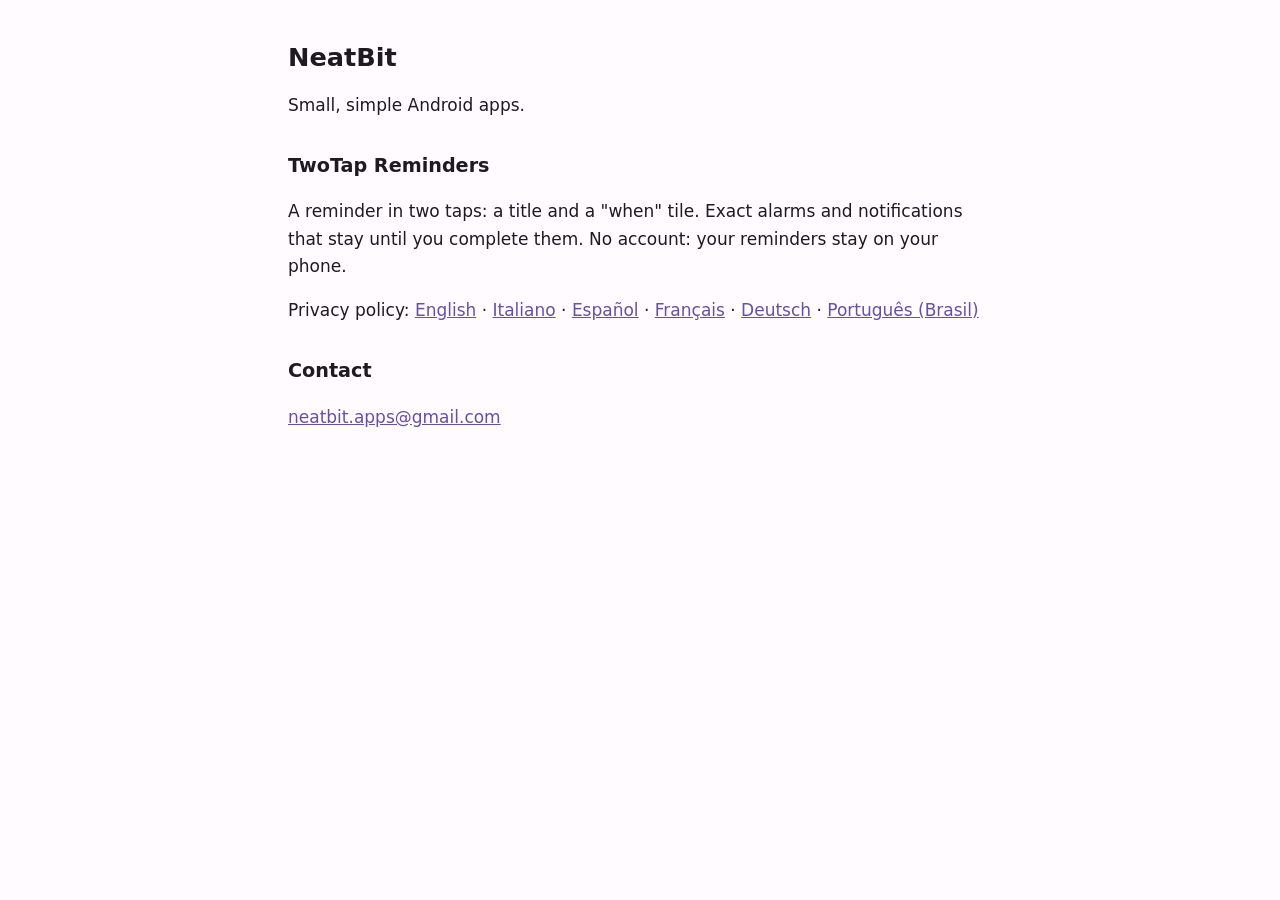
<file: index.html>
<!doctype html>
<html lang="en">
<head>
<meta charset="utf-8">
<meta name="viewport" content="width=device-width, initial-scale=1">
<title>NeatBit</title>
<link rel="stylesheet" href="stile.css">
</head>
<body>
<h1>NeatBit</h1>
<p>Small, simple Android apps.</p>

<h2>TwoTap Reminders</h2>
<p>A reminder in two taps: a title and a "when" tile. Exact alarms and notifications that stay until you complete them. No account: your reminders stay on your phone.</p>
<p>Privacy policy:
<a href="privacy/en.html">English</a> ·
<a href="privacy/it.html">Italiano</a> ·
<a href="privacy/es.html">Español</a> ·
<a href="privacy/fr.html">Français</a> ·
<a href="privacy/de.html">Deutsch</a> ·
<a href="privacy/pt-br.html">Português (Brasil)</a></p>

<h2>Contact</h2>
<p><a href="mailto:neatbit.apps@gmail.com">neatbit.apps@gmail.com</a></p>
</body>
</html>
</file>
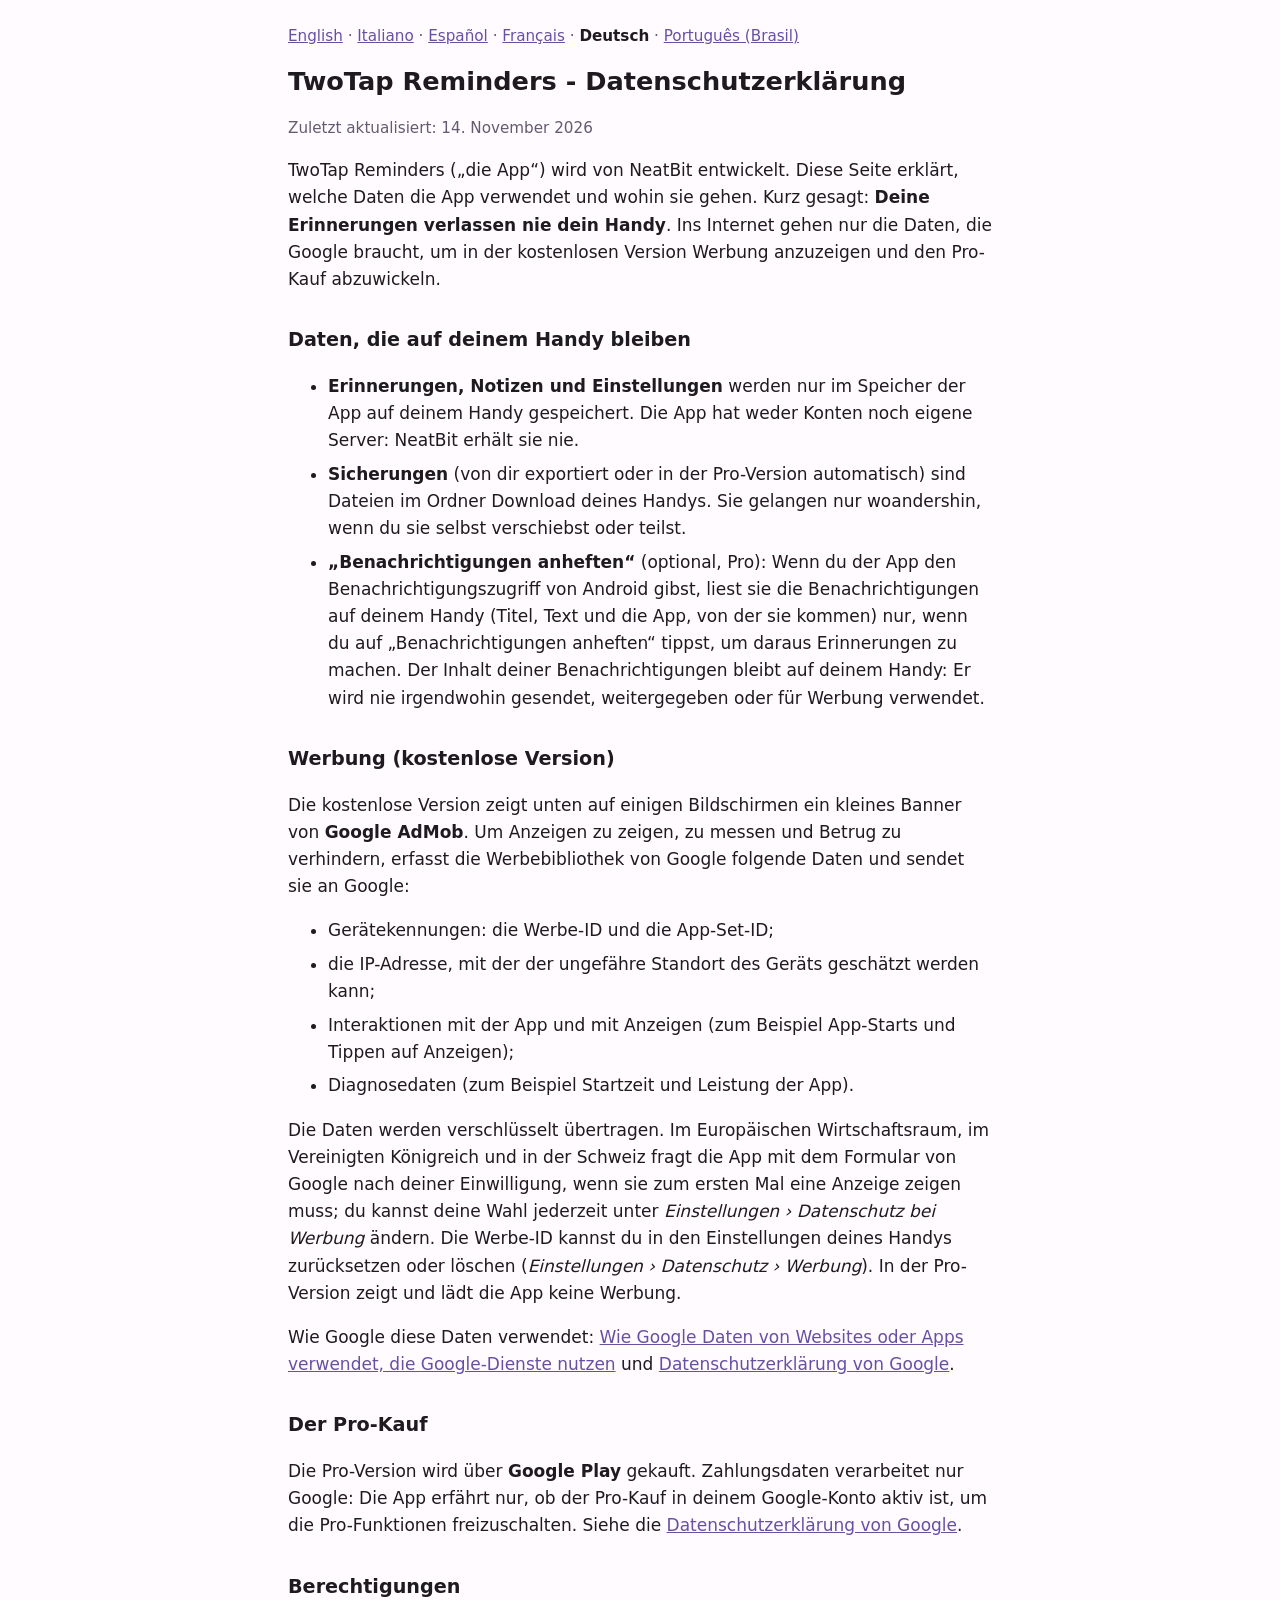
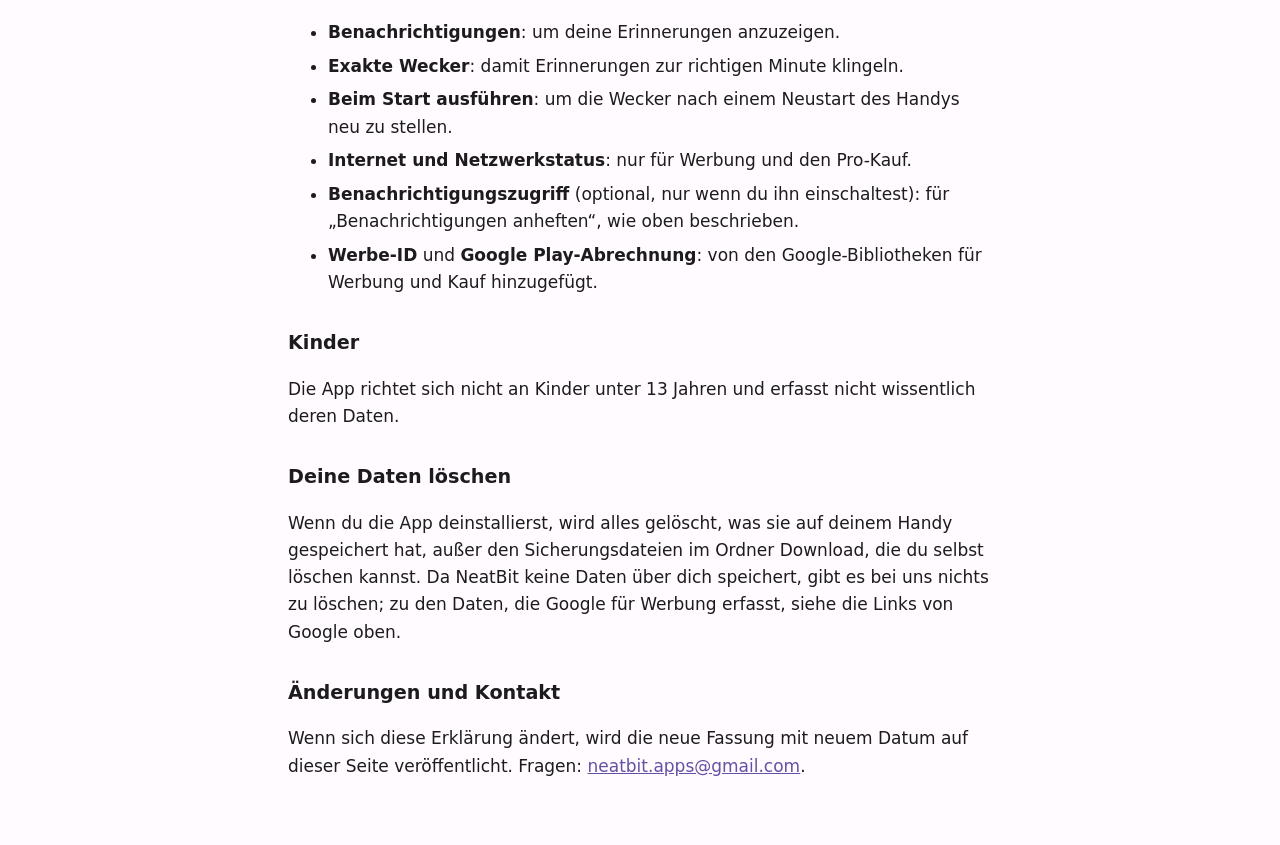
<file: privacy/de.html>
<!doctype html>
<html lang="de">
<head>
<meta charset="utf-8">
<meta name="viewport" content="width=device-width, initial-scale=1">
<title>TwoTap Reminders - Datenschutzerklärung</title>
<link rel="stylesheet" href="../stile.css">
</head>
<body>
<nav class="lingue"><a href="en.html">English</a> · <a href="it.html">Italiano</a> · <a href="es.html">Español</a> · <a href="fr.html">Français</a> · <a href="de.html" aria-current="page">Deutsch</a> · <a href="pt-br.html">Português (Brasil)</a></nav>
<h1>TwoTap Reminders - Datenschutzerklärung</h1>
<p class="data">Zuletzt aktualisiert: 14. November 2026</p>

<p>TwoTap Reminders („die App“) wird von NeatBit entwickelt. Diese Seite erklärt, welche Daten die App verwendet und wohin sie gehen. Kurz gesagt: <strong>Deine Erinnerungen verlassen nie dein Handy</strong>. Ins Internet gehen nur die Daten, die Google braucht, um in der kostenlosen Version Werbung anzuzeigen und den Pro-Kauf abzuwickeln.</p>

<h2>Daten, die auf deinem Handy bleiben</h2>
<ul>
<li><strong>Erinnerungen, Notizen und Einstellungen</strong> werden nur im Speicher der App auf deinem Handy gespeichert. Die App hat weder Konten noch eigene Server: NeatBit erhält sie nie.</li>
<li><strong>Sicherungen</strong> (von dir exportiert oder in der Pro-Version automatisch) sind Dateien im Ordner Download deines Handys. Sie gelangen nur woandershin, wenn du sie selbst verschiebst oder teilst.</li>
<li><strong>„Benachrichtigungen anheften“</strong> (optional, Pro): Wenn du der App den Benachrichtigungszugriff von Android gibst, liest sie die Benachrichtigungen auf deinem Handy (Titel, Text und die App, von der sie kommen) nur, wenn du auf „Benachrichtigungen anheften“ tippst, um daraus Erinnerungen zu machen. Der Inhalt deiner Benachrichtigungen bleibt auf deinem Handy: Er wird nie irgendwohin gesendet, weitergegeben oder für Werbung verwendet.</li>
</ul>

<h2>Werbung (kostenlose Version)</h2>
<p>Die kostenlose Version zeigt unten auf einigen Bildschirmen ein kleines Banner von <strong>Google AdMob</strong>. Um Anzeigen zu zeigen, zu messen und Betrug zu verhindern, erfasst die Werbebibliothek von Google folgende Daten und sendet sie an Google:</p>
<ul>
<li>Gerätekennungen: die Werbe-ID und die App-Set-ID;</li>
<li>die IP-Adresse, mit der der ungefähre Standort des Geräts geschätzt werden kann;</li>
<li>Interaktionen mit der App und mit Anzeigen (zum Beispiel App-Starts und Tippen auf Anzeigen);</li>
<li>Diagnosedaten (zum Beispiel Startzeit und Leistung der App).</li>
</ul>
<p>Die Daten werden verschlüsselt übertragen. Im Europäischen Wirtschaftsraum, im Vereinigten Königreich und in der Schweiz fragt die App mit dem Formular von Google nach deiner Einwilligung, wenn sie zum ersten Mal eine Anzeige zeigen muss; du kannst deine Wahl jederzeit unter <em>Einstellungen › Datenschutz bei Werbung</em> ändern. Die Werbe-ID kannst du in den Einstellungen deines Handys zurücksetzen oder löschen (<em>Einstellungen › Datenschutz › Werbung</em>). In der Pro-Version zeigt und lädt die App keine Werbung.</p>
<p>Wie Google diese Daten verwendet: <a href="https://policies.google.com/technologies/partner-sites?hl=de">Wie Google Daten von Websites oder Apps verwendet, die Google-Dienste nutzen</a> und <a href="https://policies.google.com/privacy?hl=de">Datenschutzerklärung von Google</a>.</p>

<h2>Der Pro-Kauf</h2>
<p>Die Pro-Version wird über <strong>Google Play</strong> gekauft. Zahlungsdaten verarbeitet nur Google: Die App erfährt nur, ob der Pro-Kauf in deinem Google-Konto aktiv ist, um die Pro-Funktionen freizuschalten. Siehe die <a href="https://policies.google.com/privacy?hl=de">Datenschutzerklärung von Google</a>.</p>

<h2>Berechtigungen</h2>
<ul>
<li><strong>Benachrichtigungen</strong>: um deine Erinnerungen anzuzeigen.</li>
<li><strong>Exakte Wecker</strong>: damit Erinnerungen zur richtigen Minute klingeln.</li>
<li><strong>Beim Start ausführen</strong>: um die Wecker nach einem Neustart des Handys neu zu stellen.</li>
<li><strong>Internet und Netzwerkstatus</strong>: nur für Werbung und den Pro-Kauf.</li>
<li><strong>Benachrichtigungszugriff</strong> (optional, nur wenn du ihn einschaltest): für „Benachrichtigungen anheften“, wie oben beschrieben.</li>
<li><strong>Werbe-ID</strong> und <strong>Google Play-Abrechnung</strong>: von den Google-Bibliotheken für Werbung und Kauf hinzugefügt.</li>
</ul>

<h2>Kinder</h2>
<p>Die App richtet sich nicht an Kinder unter 13 Jahren und erfasst nicht wissentlich deren Daten.</p>

<h2>Deine Daten löschen</h2>
<p>Wenn du die App deinstallierst, wird alles gelöscht, was sie auf deinem Handy gespeichert hat, außer den Sicherungsdateien im Ordner Download, die du selbst löschen kannst. Da NeatBit keine Daten über dich speichert, gibt es bei uns nichts zu löschen; zu den Daten, die Google für Werbung erfasst, siehe die Links von Google oben.</p>

<h2>Änderungen und Kontakt</h2>
<p>Wenn sich diese Erklärung ändert, wird die neue Fassung mit neuem Datum auf dieser Seite veröffentlicht. Fragen: <a href="mailto:neatbit.apps@gmail.com">neatbit.apps@gmail.com</a>.</p>
</body>
</html>
</file>
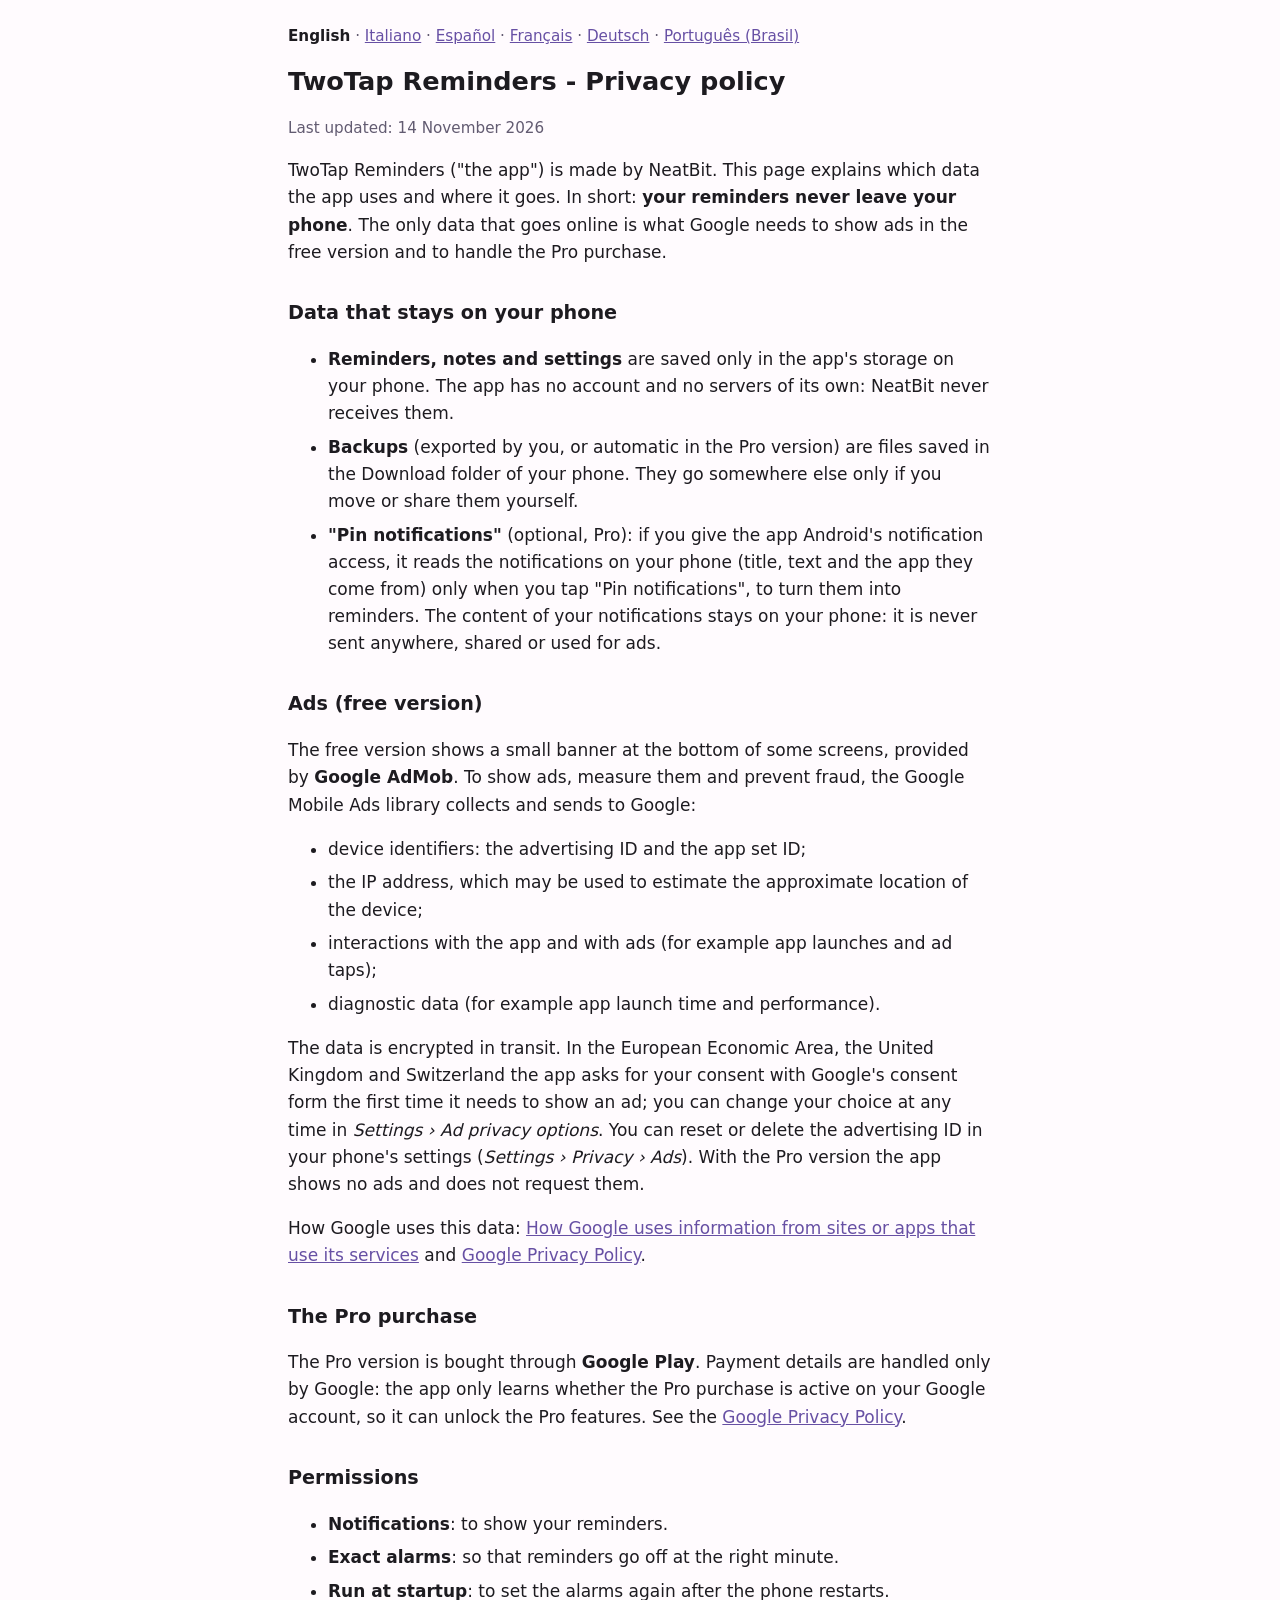
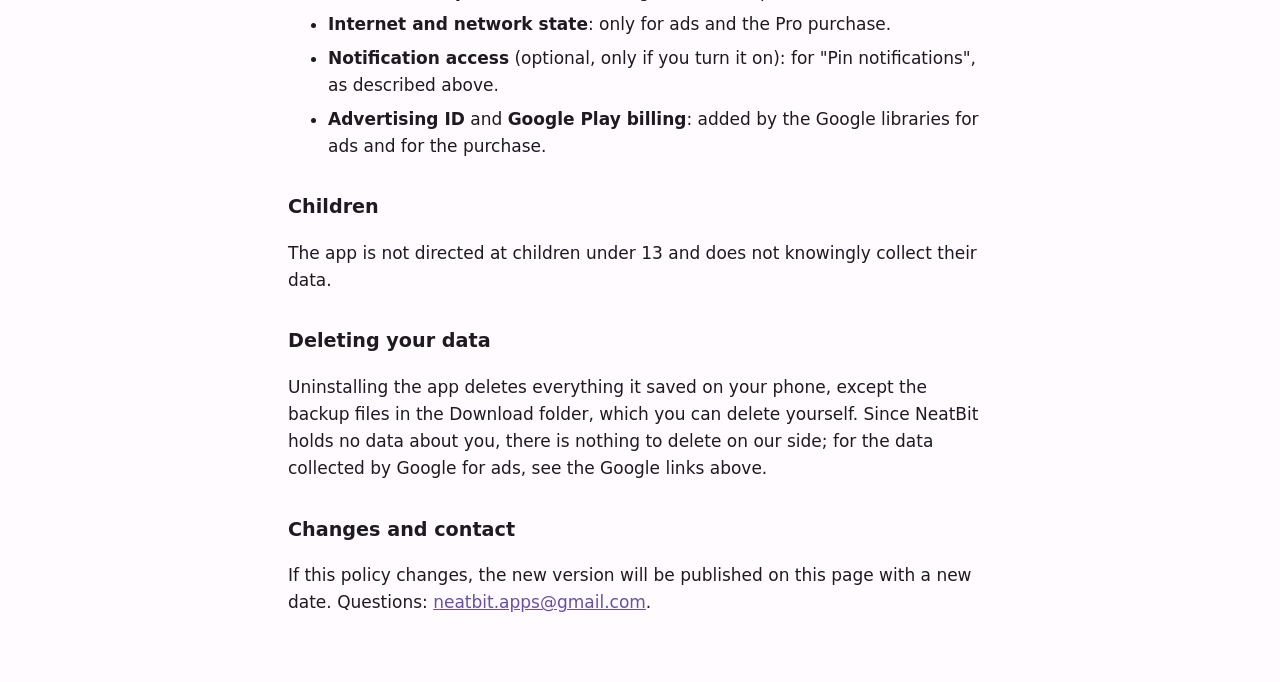
<file: privacy/en.html>
<!doctype html>
<html lang="en">
<head>
<meta charset="utf-8">
<meta name="viewport" content="width=device-width, initial-scale=1">
<title>TwoTap Reminders - Privacy policy</title>
<link rel="stylesheet" href="../stile.css">
</head>
<body>
<nav class="lingue"><a href="en.html" aria-current="page">English</a> · <a href="it.html">Italiano</a> · <a href="es.html">Español</a> · <a href="fr.html">Français</a> · <a href="de.html">Deutsch</a> · <a href="pt-br.html">Português (Brasil)</a></nav>
<h1>TwoTap Reminders - Privacy policy</h1>
<p class="data">Last updated: 14 November 2026</p>

<p>TwoTap Reminders ("the app") is made by NeatBit. This page explains which data the app uses and where it goes. In short: <strong>your reminders never leave your phone</strong>. The only data that goes online is what Google needs to show ads in the free version and to handle the Pro purchase.</p>

<h2>Data that stays on your phone</h2>
<ul>
<li><strong>Reminders, notes and settings</strong> are saved only in the app's storage on your phone. The app has no account and no servers of its own: NeatBit never receives them.</li>
<li><strong>Backups</strong> (exported by you, or automatic in the Pro version) are files saved in the Download folder of your phone. They go somewhere else only if you move or share them yourself.</li>
<li><strong>"Pin notifications"</strong> (optional, Pro): if you give the app Android's notification access, it reads the notifications on your phone (title, text and the app they come from) only when you tap "Pin notifications", to turn them into reminders. The content of your notifications stays on your phone: it is never sent anywhere, shared or used for ads.</li>
</ul>

<h2>Ads (free version)</h2>
<p>The free version shows a small banner at the bottom of some screens, provided by <strong>Google AdMob</strong>. To show ads, measure them and prevent fraud, the Google Mobile Ads library collects and sends to Google:</p>
<ul>
<li>device identifiers: the advertising ID and the app set ID;</li>
<li>the IP address, which may be used to estimate the approximate location of the device;</li>
<li>interactions with the app and with ads (for example app launches and ad taps);</li>
<li>diagnostic data (for example app launch time and performance).</li>
</ul>
<p>The data is encrypted in transit. In the European Economic Area, the United Kingdom and Switzerland the app asks for your consent with Google's consent form the first time it needs to show an ad; you can change your choice at any time in <em>Settings › Ad privacy options</em>. You can reset or delete the advertising ID in your phone's settings (<em>Settings › Privacy › Ads</em>). With the Pro version the app shows no ads and does not request them.</p>
<p>How Google uses this data: <a href="https://policies.google.com/technologies/partner-sites">How Google uses information from sites or apps that use its services</a> and <a href="https://policies.google.com/privacy">Google Privacy Policy</a>.</p>

<h2>The Pro purchase</h2>
<p>The Pro version is bought through <strong>Google Play</strong>. Payment details are handled only by Google: the app only learns whether the Pro purchase is active on your Google account, so it can unlock the Pro features. See the <a href="https://policies.google.com/privacy">Google Privacy Policy</a>.</p>

<h2>Permissions</h2>
<ul>
<li><strong>Notifications</strong>: to show your reminders.</li>
<li><strong>Exact alarms</strong>: so that reminders go off at the right minute.</li>
<li><strong>Run at startup</strong>: to set the alarms again after the phone restarts.</li>
<li><strong>Internet and network state</strong>: only for ads and the Pro purchase.</li>
<li><strong>Notification access</strong> (optional, only if you turn it on): for "Pin notifications", as described above.</li>
<li><strong>Advertising ID</strong> and <strong>Google Play billing</strong>: added by the Google libraries for ads and for the purchase.</li>
</ul>

<h2>Children</h2>
<p>The app is not directed at children under 13 and does not knowingly collect their data.</p>

<h2>Deleting your data</h2>
<p>Uninstalling the app deletes everything it saved on your phone, except the backup files in the Download folder, which you can delete yourself. Since NeatBit holds no data about you, there is nothing to delete on our side; for the data collected by Google for ads, see the Google links above.</p>

<h2>Changes and contact</h2>
<p>If this policy changes, the new version will be published on this page with a new date. Questions: <a href="mailto:neatbit.apps@gmail.com">neatbit.apps@gmail.com</a>.</p>
</body>
</html>
</file>
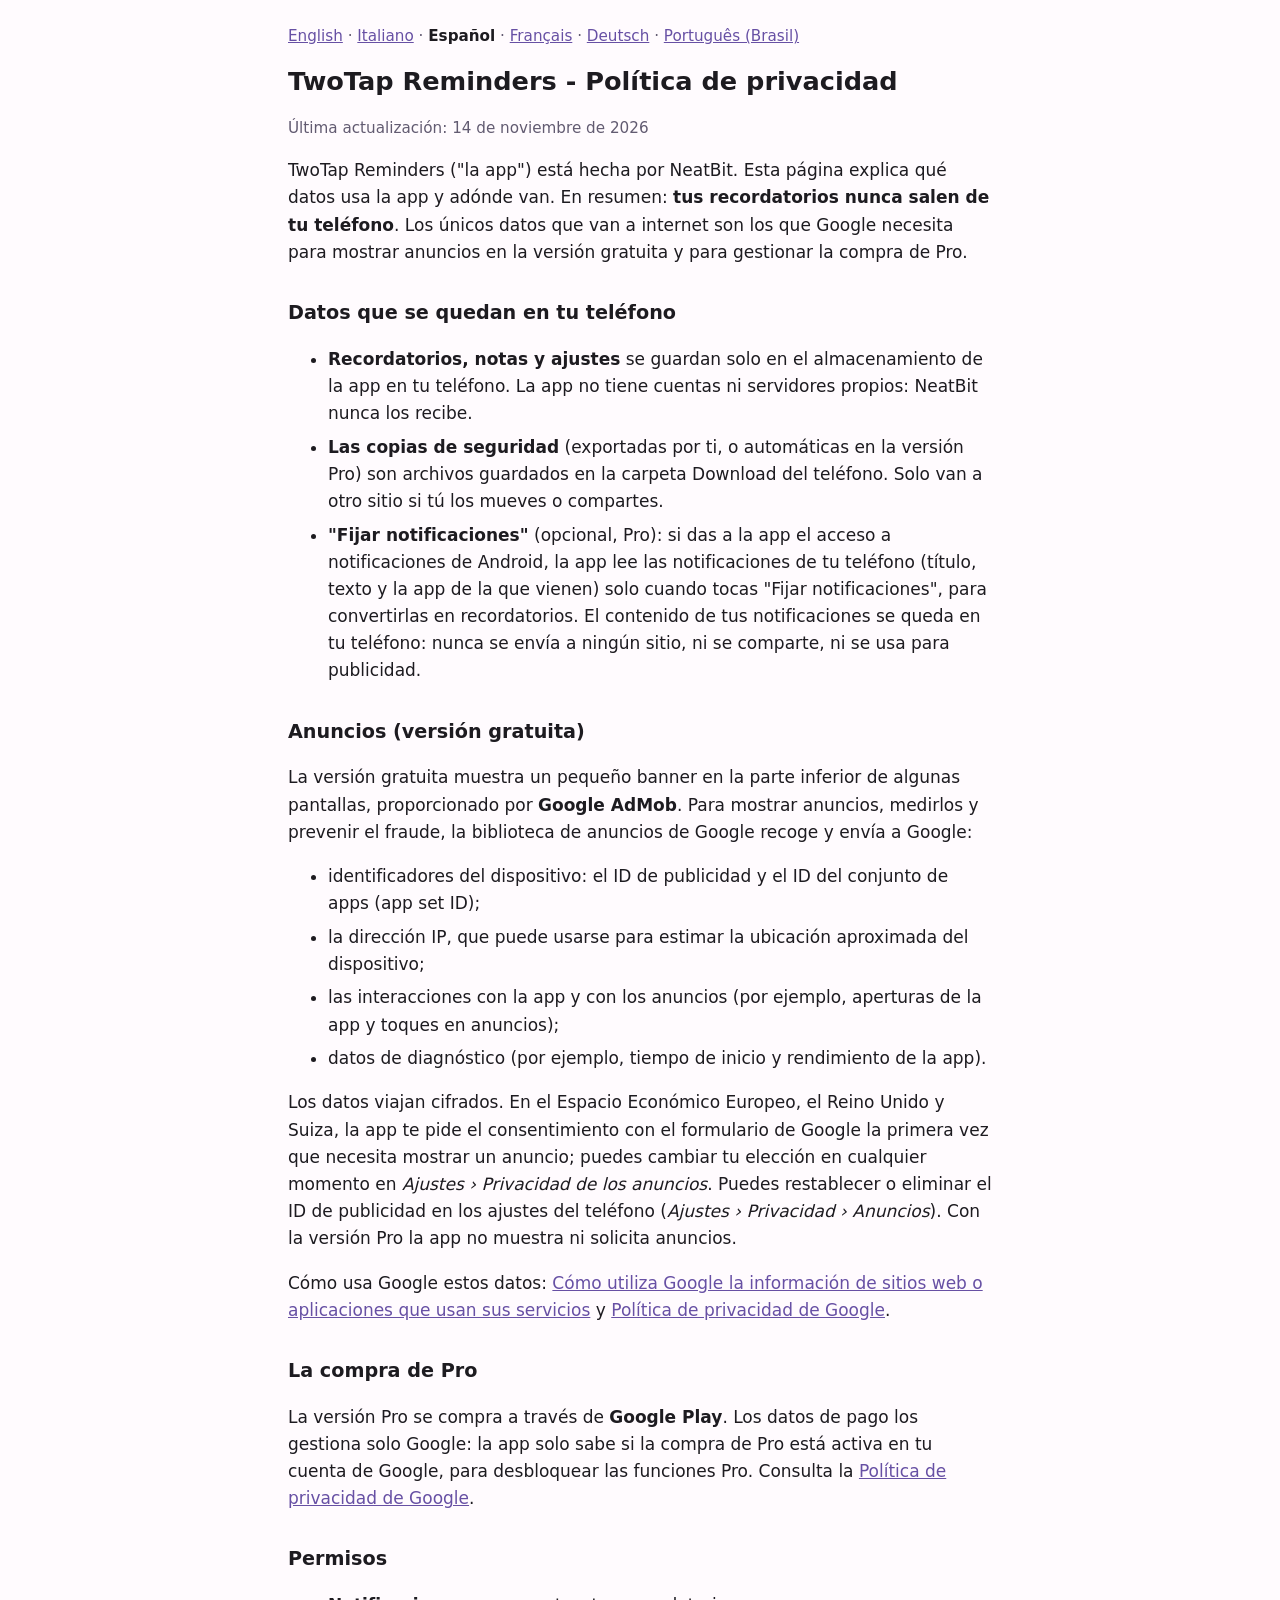
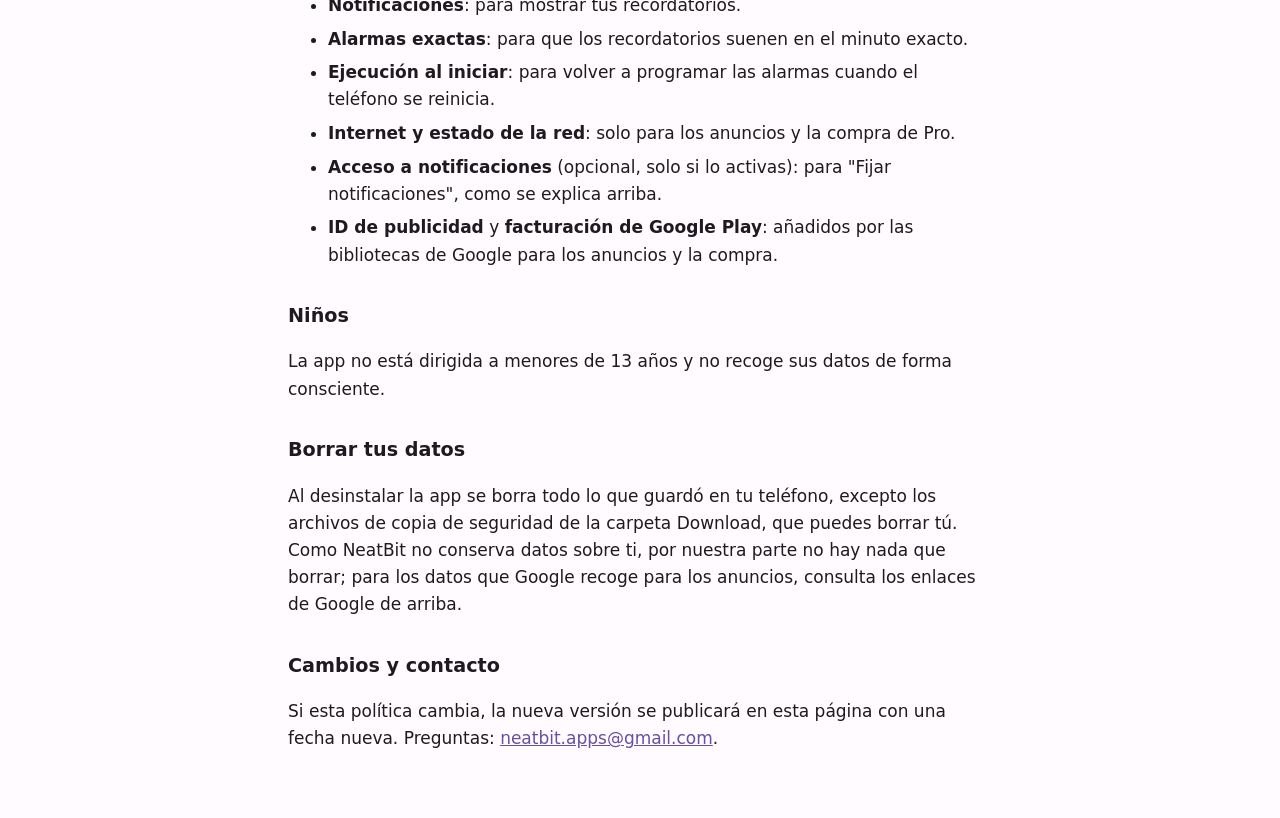
<file: privacy/es.html>
<!doctype html>
<html lang="es">
<head>
<meta charset="utf-8">
<meta name="viewport" content="width=device-width, initial-scale=1">
<title>TwoTap Reminders - Política de privacidad</title>
<link rel="stylesheet" href="../stile.css">
</head>
<body>
<nav class="lingue"><a href="en.html">English</a> · <a href="it.html">Italiano</a> · <a href="es.html" aria-current="page">Español</a> · <a href="fr.html">Français</a> · <a href="de.html">Deutsch</a> · <a href="pt-br.html">Português (Brasil)</a></nav>
<h1>TwoTap Reminders - Política de privacidad</h1>
<p class="data">Última actualización: 14 de noviembre de 2026</p>

<p>TwoTap Reminders ("la app") está hecha por NeatBit. Esta página explica qué datos usa la app y adónde van. En resumen: <strong>tus recordatorios nunca salen de tu teléfono</strong>. Los únicos datos que van a internet son los que Google necesita para mostrar anuncios en la versión gratuita y para gestionar la compra de Pro.</p>

<h2>Datos que se quedan en tu teléfono</h2>
<ul>
<li><strong>Recordatorios, notas y ajustes</strong> se guardan solo en el almacenamiento de la app en tu teléfono. La app no tiene cuentas ni servidores propios: NeatBit nunca los recibe.</li>
<li><strong>Las copias de seguridad</strong> (exportadas por ti, o automáticas en la versión Pro) son archivos guardados en la carpeta Download del teléfono. Solo van a otro sitio si tú los mueves o compartes.</li>
<li><strong>"Fijar notificaciones"</strong> (opcional, Pro): si das a la app el acceso a notificaciones de Android, la app lee las notificaciones de tu teléfono (título, texto y la app de la que vienen) solo cuando tocas "Fijar notificaciones", para convertirlas en recordatorios. El contenido de tus notificaciones se queda en tu teléfono: nunca se envía a ningún sitio, ni se comparte, ni se usa para publicidad.</li>
</ul>

<h2>Anuncios (versión gratuita)</h2>
<p>La versión gratuita muestra un pequeño banner en la parte inferior de algunas pantallas, proporcionado por <strong>Google AdMob</strong>. Para mostrar anuncios, medirlos y prevenir el fraude, la biblioteca de anuncios de Google recoge y envía a Google:</p>
<ul>
<li>identificadores del dispositivo: el ID de publicidad y el ID del conjunto de apps (app set ID);</li>
<li>la dirección IP, que puede usarse para estimar la ubicación aproximada del dispositivo;</li>
<li>las interacciones con la app y con los anuncios (por ejemplo, aperturas de la app y toques en anuncios);</li>
<li>datos de diagnóstico (por ejemplo, tiempo de inicio y rendimiento de la app).</li>
</ul>
<p>Los datos viajan cifrados. En el Espacio Económico Europeo, el Reino Unido y Suiza, la app te pide el consentimiento con el formulario de Google la primera vez que necesita mostrar un anuncio; puedes cambiar tu elección en cualquier momento en <em>Ajustes › Privacidad de los anuncios</em>. Puedes restablecer o eliminar el ID de publicidad en los ajustes del teléfono (<em>Ajustes › Privacidad › Anuncios</em>). Con la versión Pro la app no muestra ni solicita anuncios.</p>
<p>Cómo usa Google estos datos: <a href="https://policies.google.com/technologies/partner-sites?hl=es">Cómo utiliza Google la información de sitios web o aplicaciones que usan sus servicios</a> y <a href="https://policies.google.com/privacy?hl=es">Política de privacidad de Google</a>.</p>

<h2>La compra de Pro</h2>
<p>La versión Pro se compra a través de <strong>Google Play</strong>. Los datos de pago los gestiona solo Google: la app solo sabe si la compra de Pro está activa en tu cuenta de Google, para desbloquear las funciones Pro. Consulta la <a href="https://policies.google.com/privacy?hl=es">Política de privacidad de Google</a>.</p>

<h2>Permisos</h2>
<ul>
<li><strong>Notificaciones</strong>: para mostrar tus recordatorios.</li>
<li><strong>Alarmas exactas</strong>: para que los recordatorios suenen en el minuto exacto.</li>
<li><strong>Ejecución al iniciar</strong>: para volver a programar las alarmas cuando el teléfono se reinicia.</li>
<li><strong>Internet y estado de la red</strong>: solo para los anuncios y la compra de Pro.</li>
<li><strong>Acceso a notificaciones</strong> (opcional, solo si lo activas): para "Fijar notificaciones", como se explica arriba.</li>
<li><strong>ID de publicidad</strong> y <strong>facturación de Google Play</strong>: añadidos por las bibliotecas de Google para los anuncios y la compra.</li>
</ul>

<h2>Niños</h2>
<p>La app no está dirigida a menores de 13 años y no recoge sus datos de forma consciente.</p>

<h2>Borrar tus datos</h2>
<p>Al desinstalar la app se borra todo lo que guardó en tu teléfono, excepto los archivos de copia de seguridad de la carpeta Download, que puedes borrar tú. Como NeatBit no conserva datos sobre ti, por nuestra parte no hay nada que borrar; para los datos que Google recoge para los anuncios, consulta los enlaces de Google de arriba.</p>

<h2>Cambios y contacto</h2>
<p>Si esta política cambia, la nueva versión se publicará en esta página con una fecha nueva. Preguntas: <a href="mailto:neatbit.apps@gmail.com">neatbit.apps@gmail.com</a>.</p>
</body>
</html>
</file>
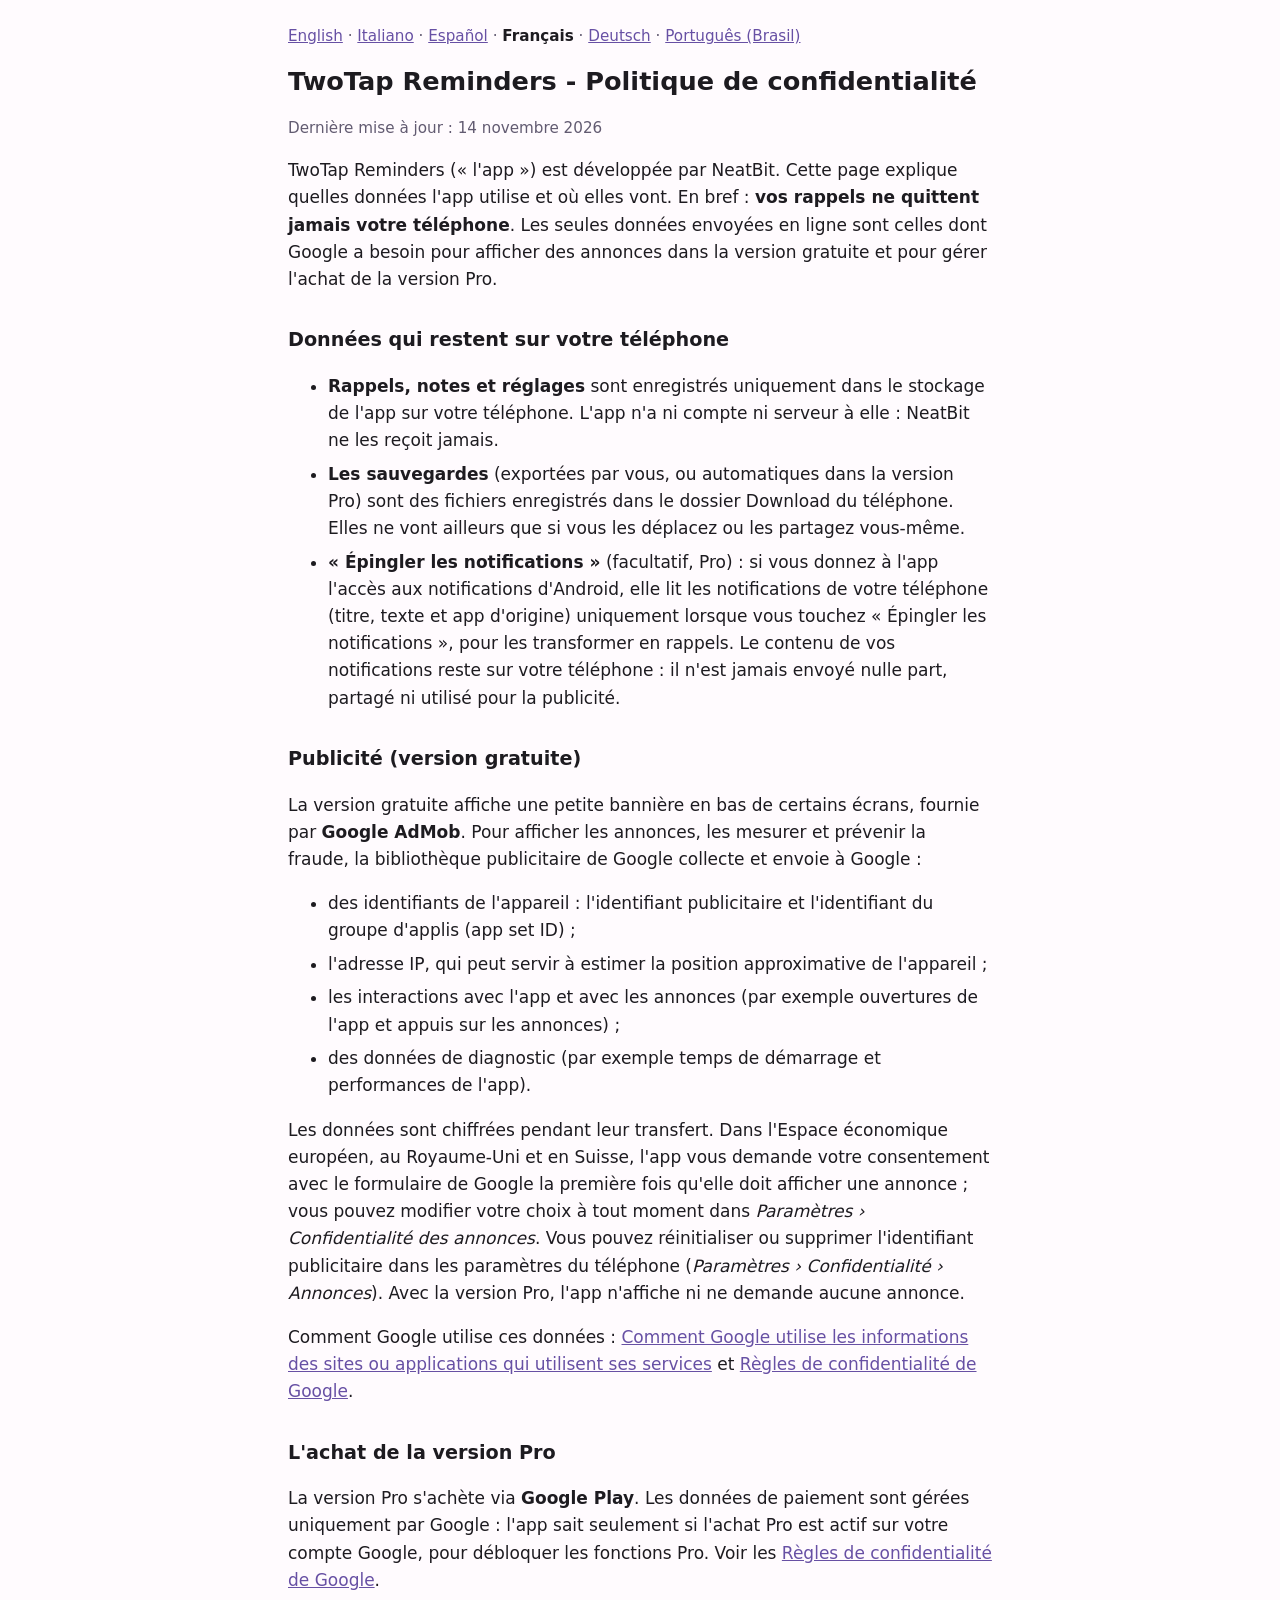
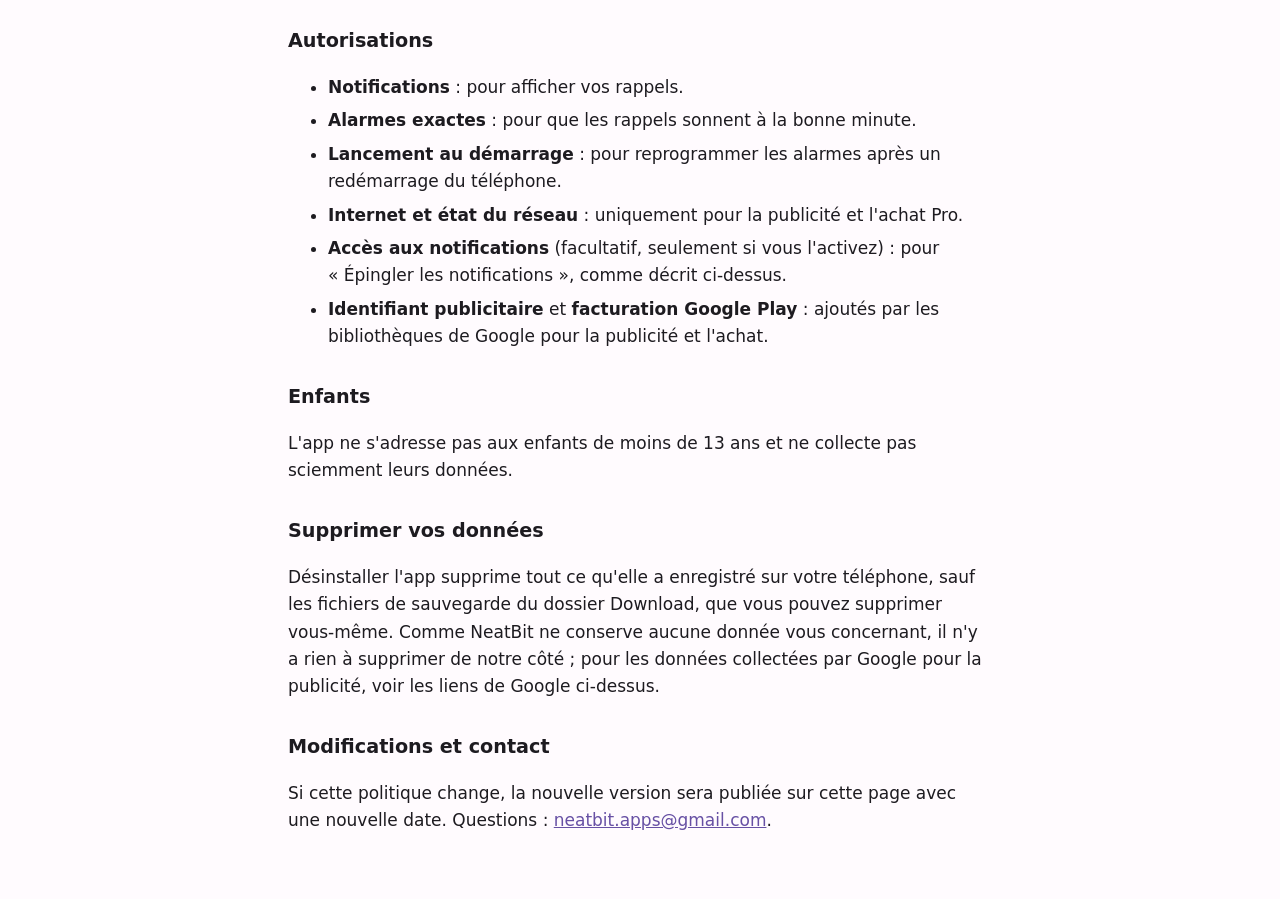
<file: privacy/fr.html>
<!doctype html>
<html lang="fr">
<head>
<meta charset="utf-8">
<meta name="viewport" content="width=device-width, initial-scale=1">
<title>TwoTap Reminders - Politique de confidentialité</title>
<link rel="stylesheet" href="../stile.css">
</head>
<body>
<nav class="lingue"><a href="en.html">English</a> · <a href="it.html">Italiano</a> · <a href="es.html">Español</a> · <a href="fr.html" aria-current="page">Français</a> · <a href="de.html">Deutsch</a> · <a href="pt-br.html">Português (Brasil)</a></nav>
<h1>TwoTap Reminders - Politique de confidentialité</h1>
<p class="data">Dernière mise à jour&nbsp;: 14 novembre 2026</p>

<p>TwoTap Reminders («&nbsp;l'app&nbsp;») est développée par NeatBit. Cette page explique quelles données l'app utilise et où elles vont. En bref&nbsp;: <strong>vos rappels ne quittent jamais votre téléphone</strong>. Les seules données envoyées en ligne sont celles dont Google a besoin pour afficher des annonces dans la version gratuite et pour gérer l'achat de la version Pro.</p>

<h2>Données qui restent sur votre téléphone</h2>
<ul>
<li><strong>Rappels, notes et réglages</strong> sont enregistrés uniquement dans le stockage de l'app sur votre téléphone. L'app n'a ni compte ni serveur à elle&nbsp;: NeatBit ne les reçoit jamais.</li>
<li><strong>Les sauvegardes</strong> (exportées par vous, ou automatiques dans la version Pro) sont des fichiers enregistrés dans le dossier Download du téléphone. Elles ne vont ailleurs que si vous les déplacez ou les partagez vous-même.</li>
<li><strong>«&nbsp;Épingler les notifications&nbsp;»</strong> (facultatif, Pro)&nbsp;: si vous donnez à l'app l'accès aux notifications d'Android, elle lit les notifications de votre téléphone (titre, texte et app d'origine) uniquement lorsque vous touchez «&nbsp;Épingler les notifications&nbsp;», pour les transformer en rappels. Le contenu de vos notifications reste sur votre téléphone&nbsp;: il n'est jamais envoyé nulle part, partagé ni utilisé pour la publicité.</li>
</ul>

<h2>Publicité (version gratuite)</h2>
<p>La version gratuite affiche une petite bannière en bas de certains écrans, fournie par <strong>Google AdMob</strong>. Pour afficher les annonces, les mesurer et prévenir la fraude, la bibliothèque publicitaire de Google collecte et envoie à Google&nbsp;:</p>
<ul>
<li>des identifiants de l'appareil&nbsp;: l'identifiant publicitaire et l'identifiant du groupe d'applis (app set ID)&nbsp;;</li>
<li>l'adresse IP, qui peut servir à estimer la position approximative de l'appareil&nbsp;;</li>
<li>les interactions avec l'app et avec les annonces (par exemple ouvertures de l'app et appuis sur les annonces)&nbsp;;</li>
<li>des données de diagnostic (par exemple temps de démarrage et performances de l'app).</li>
</ul>
<p>Les données sont chiffrées pendant leur transfert. Dans l'Espace économique européen, au Royaume-Uni et en Suisse, l'app vous demande votre consentement avec le formulaire de Google la première fois qu'elle doit afficher une annonce&nbsp;; vous pouvez modifier votre choix à tout moment dans <em>Paramètres › Confidentialité des annonces</em>. Vous pouvez réinitialiser ou supprimer l'identifiant publicitaire dans les paramètres du téléphone (<em>Paramètres › Confidentialité › Annonces</em>). Avec la version Pro, l'app n'affiche ni ne demande aucune annonce.</p>
<p>Comment Google utilise ces données&nbsp;: <a href="https://policies.google.com/technologies/partner-sites?hl=fr">Comment Google utilise les informations des sites ou applications qui utilisent ses services</a> et <a href="https://policies.google.com/privacy?hl=fr">Règles de confidentialité de Google</a>.</p>

<h2>L'achat de la version Pro</h2>
<p>La version Pro s'achète via <strong>Google Play</strong>. Les données de paiement sont gérées uniquement par Google&nbsp;: l'app sait seulement si l'achat Pro est actif sur votre compte Google, pour débloquer les fonctions Pro. Voir les <a href="https://policies.google.com/privacy?hl=fr">Règles de confidentialité de Google</a>.</p>

<h2>Autorisations</h2>
<ul>
<li><strong>Notifications</strong>&nbsp;: pour afficher vos rappels.</li>
<li><strong>Alarmes exactes</strong>&nbsp;: pour que les rappels sonnent à la bonne minute.</li>
<li><strong>Lancement au démarrage</strong>&nbsp;: pour reprogrammer les alarmes après un redémarrage du téléphone.</li>
<li><strong>Internet et état du réseau</strong>&nbsp;: uniquement pour la publicité et l'achat Pro.</li>
<li><strong>Accès aux notifications</strong> (facultatif, seulement si vous l'activez)&nbsp;: pour «&nbsp;Épingler les notifications&nbsp;», comme décrit ci-dessus.</li>
<li><strong>Identifiant publicitaire</strong> et <strong>facturation Google Play</strong>&nbsp;: ajoutés par les bibliothèques de Google pour la publicité et l'achat.</li>
</ul>

<h2>Enfants</h2>
<p>L'app ne s'adresse pas aux enfants de moins de 13 ans et ne collecte pas sciemment leurs données.</p>

<h2>Supprimer vos données</h2>
<p>Désinstaller l'app supprime tout ce qu'elle a enregistré sur votre téléphone, sauf les fichiers de sauvegarde du dossier Download, que vous pouvez supprimer vous-même. Comme NeatBit ne conserve aucune donnée vous concernant, il n'y a rien à supprimer de notre côté&nbsp;; pour les données collectées par Google pour la publicité, voir les liens de Google ci-dessus.</p>

<h2>Modifications et contact</h2>
<p>Si cette politique change, la nouvelle version sera publiée sur cette page avec une nouvelle date. Questions&nbsp;: <a href="mailto:neatbit.apps@gmail.com">neatbit.apps@gmail.com</a>.</p>
</body>
</html>
</file>
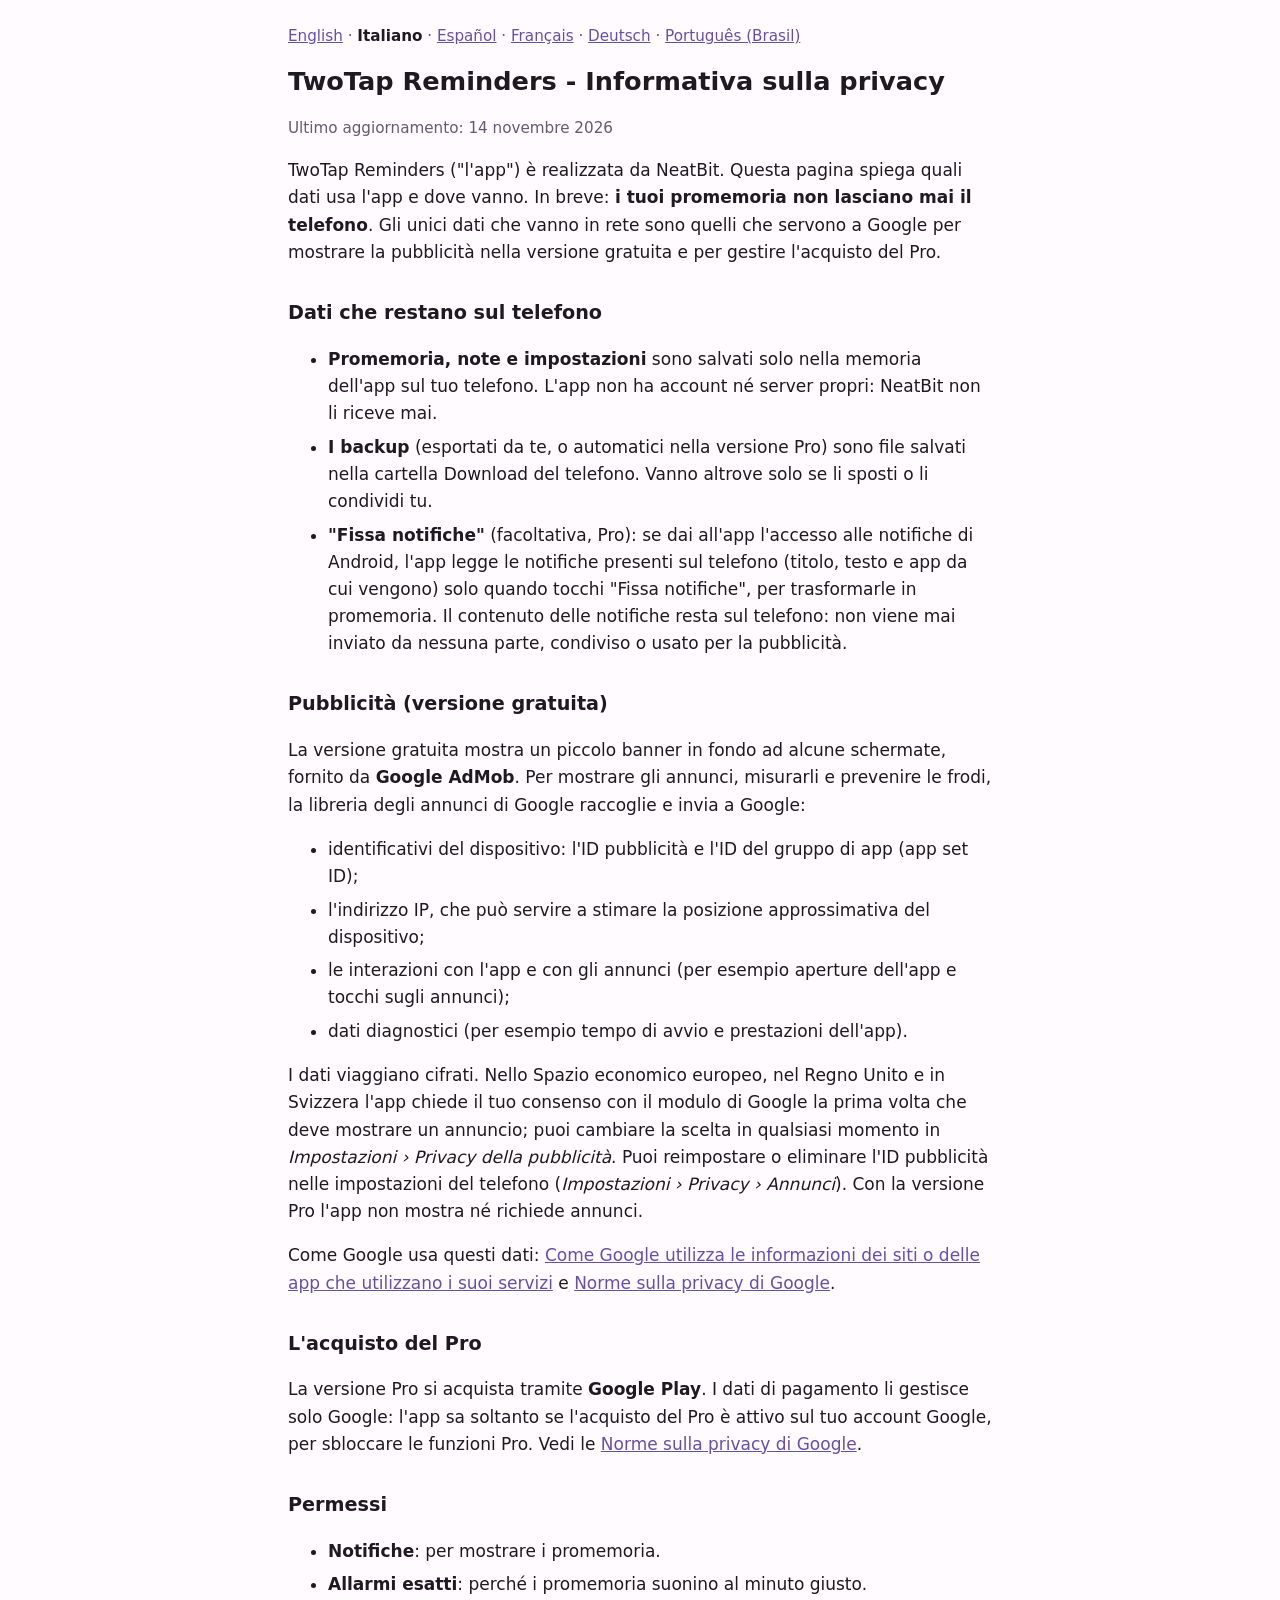
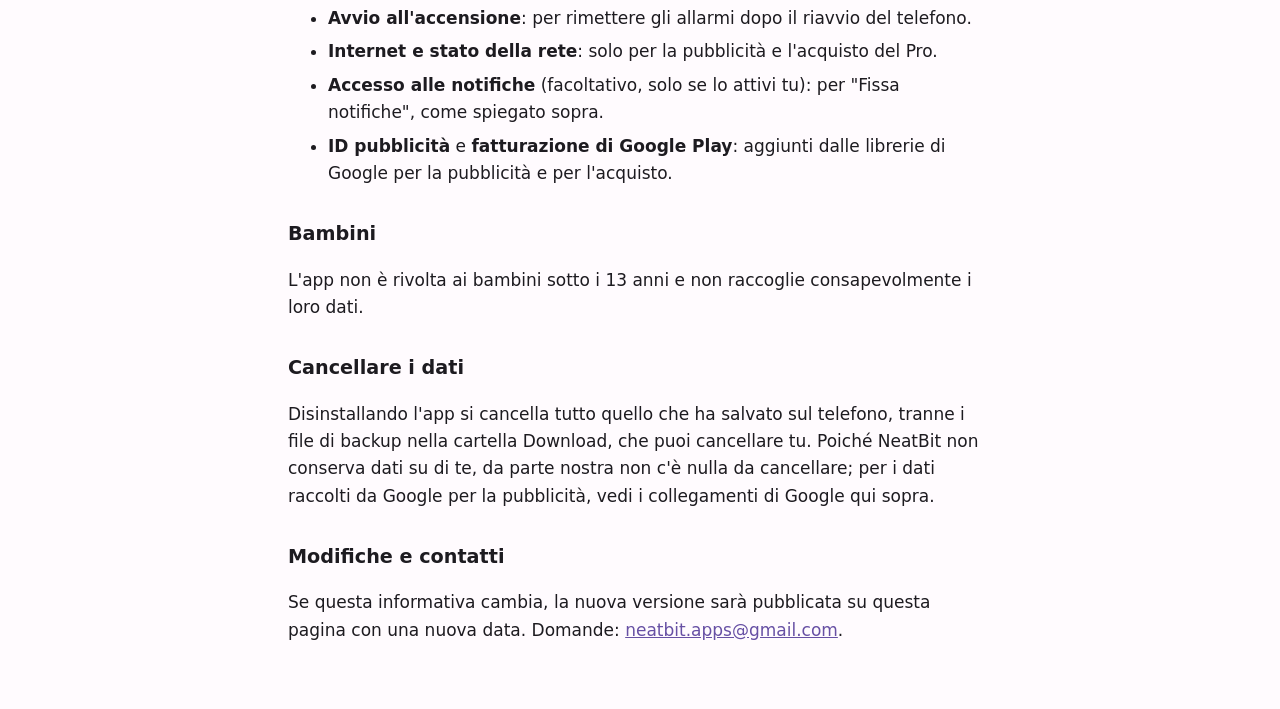
<file: privacy/it.html>
<!doctype html>
<html lang="it">
<head>
<meta charset="utf-8">
<meta name="viewport" content="width=device-width, initial-scale=1">
<title>TwoTap Reminders - Informativa sulla privacy</title>
<link rel="stylesheet" href="../stile.css">
</head>
<body>
<nav class="lingue"><a href="en.html">English</a> · <a href="it.html" aria-current="page">Italiano</a> · <a href="es.html">Español</a> · <a href="fr.html">Français</a> · <a href="de.html">Deutsch</a> · <a href="pt-br.html">Português (Brasil)</a></nav>
<h1>TwoTap Reminders - Informativa sulla privacy</h1>
<p class="data">Ultimo aggiornamento: 14 novembre 2026</p>

<p>TwoTap Reminders ("l'app") è realizzata da NeatBit. Questa pagina spiega quali dati usa l'app e dove vanno. In breve: <strong>i tuoi promemoria non lasciano mai il telefono</strong>. Gli unici dati che vanno in rete sono quelli che servono a Google per mostrare la pubblicità nella versione gratuita e per gestire l'acquisto del Pro.</p>

<h2>Dati che restano sul telefono</h2>
<ul>
<li><strong>Promemoria, note e impostazioni</strong> sono salvati solo nella memoria dell'app sul tuo telefono. L'app non ha account né server propri: NeatBit non li riceve mai.</li>
<li><strong>I backup</strong> (esportati da te, o automatici nella versione Pro) sono file salvati nella cartella Download del telefono. Vanno altrove solo se li sposti o li condividi tu.</li>
<li><strong>"Fissa notifiche"</strong> (facoltativa, Pro): se dai all'app l'accesso alle notifiche di Android, l'app legge le notifiche presenti sul telefono (titolo, testo e app da cui vengono) solo quando tocchi "Fissa notifiche", per trasformarle in promemoria. Il contenuto delle notifiche resta sul telefono: non viene mai inviato da nessuna parte, condiviso o usato per la pubblicità.</li>
</ul>

<h2>Pubblicità (versione gratuita)</h2>
<p>La versione gratuita mostra un piccolo banner in fondo ad alcune schermate, fornito da <strong>Google AdMob</strong>. Per mostrare gli annunci, misurarli e prevenire le frodi, la libreria degli annunci di Google raccoglie e invia a Google:</p>
<ul>
<li>identificativi del dispositivo: l'ID pubblicità e l'ID del gruppo di app (app set ID);</li>
<li>l'indirizzo IP, che può servire a stimare la posizione approssimativa del dispositivo;</li>
<li>le interazioni con l'app e con gli annunci (per esempio aperture dell'app e tocchi sugli annunci);</li>
<li>dati diagnostici (per esempio tempo di avvio e prestazioni dell'app).</li>
</ul>
<p>I dati viaggiano cifrati. Nello Spazio economico europeo, nel Regno Unito e in Svizzera l'app chiede il tuo consenso con il modulo di Google la prima volta che deve mostrare un annuncio; puoi cambiare la scelta in qualsiasi momento in <em>Impostazioni › Privacy della pubblicità</em>. Puoi reimpostare o eliminare l'ID pubblicità nelle impostazioni del telefono (<em>Impostazioni › Privacy › Annunci</em>). Con la versione Pro l'app non mostra né richiede annunci.</p>
<p>Come Google usa questi dati: <a href="https://policies.google.com/technologies/partner-sites?hl=it">Come Google utilizza le informazioni dei siti o delle app che utilizzano i suoi servizi</a> e <a href="https://policies.google.com/privacy?hl=it">Norme sulla privacy di Google</a>.</p>

<h2>L'acquisto del Pro</h2>
<p>La versione Pro si acquista tramite <strong>Google Play</strong>. I dati di pagamento li gestisce solo Google: l'app sa soltanto se l'acquisto del Pro è attivo sul tuo account Google, per sbloccare le funzioni Pro. Vedi le <a href="https://policies.google.com/privacy?hl=it">Norme sulla privacy di Google</a>.</p>

<h2>Permessi</h2>
<ul>
<li><strong>Notifiche</strong>: per mostrare i promemoria.</li>
<li><strong>Allarmi esatti</strong>: perché i promemoria suonino al minuto giusto.</li>
<li><strong>Avvio all'accensione</strong>: per rimettere gli allarmi dopo il riavvio del telefono.</li>
<li><strong>Internet e stato della rete</strong>: solo per la pubblicità e l'acquisto del Pro.</li>
<li><strong>Accesso alle notifiche</strong> (facoltativo, solo se lo attivi tu): per "Fissa notifiche", come spiegato sopra.</li>
<li><strong>ID pubblicità</strong> e <strong>fatturazione di Google Play</strong>: aggiunti dalle librerie di Google per la pubblicità e per l'acquisto.</li>
</ul>

<h2>Bambini</h2>
<p>L'app non è rivolta ai bambini sotto i 13 anni e non raccoglie consapevolmente i loro dati.</p>

<h2>Cancellare i dati</h2>
<p>Disinstallando l'app si cancella tutto quello che ha salvato sul telefono, tranne i file di backup nella cartella Download, che puoi cancellare tu. Poiché NeatBit non conserva dati su di te, da parte nostra non c'è nulla da cancellare; per i dati raccolti da Google per la pubblicità, vedi i collegamenti di Google qui sopra.</p>

<h2>Modifiche e contatti</h2>
<p>Se questa informativa cambia, la nuova versione sarà pubblicata su questa pagina con una nuova data. Domande: <a href="mailto:neatbit.apps@gmail.com">neatbit.apps@gmail.com</a>.</p>
</body>
</html>
</file>
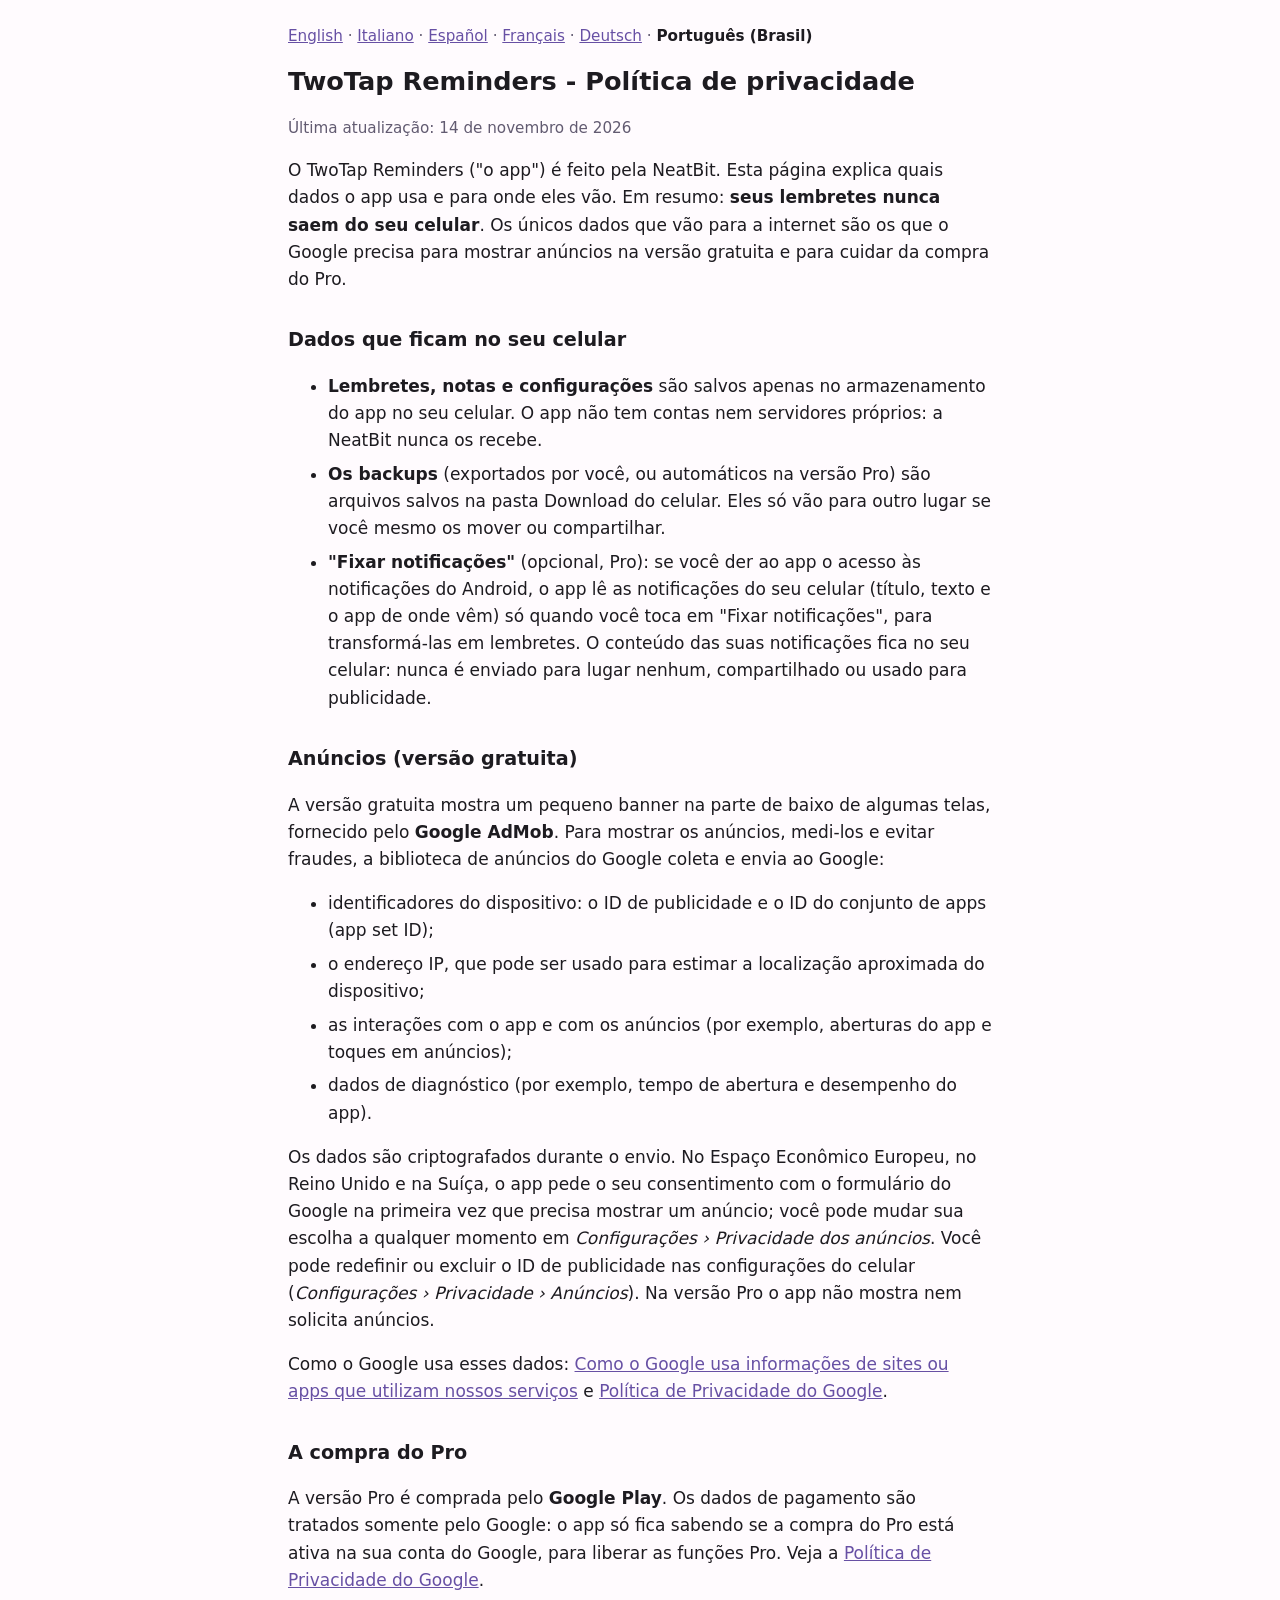
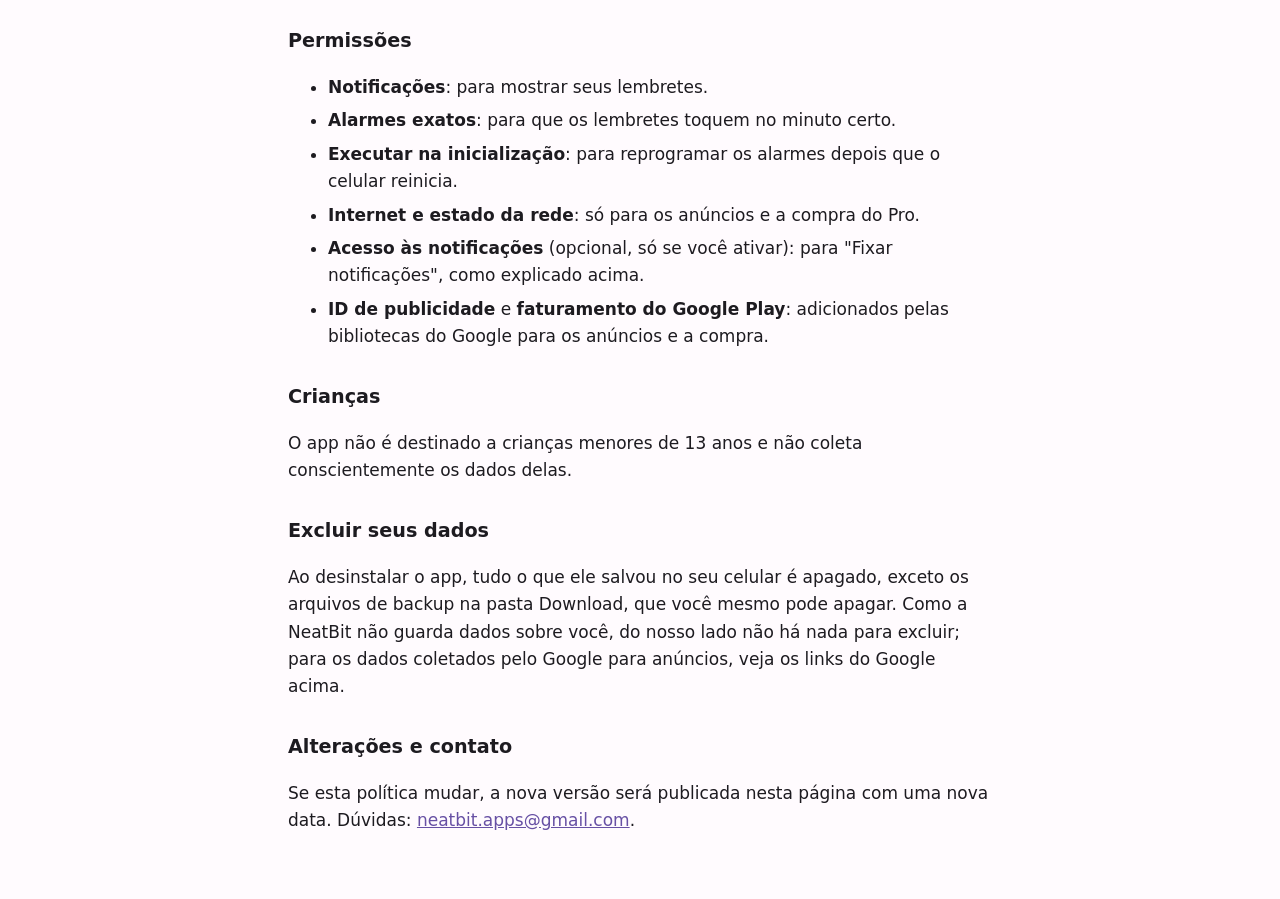
<file: privacy/pt-br.html>
<!doctype html>
<html lang="pt-BR">
<head>
<meta charset="utf-8">
<meta name="viewport" content="width=device-width, initial-scale=1">
<title>TwoTap Reminders - Política de privacidade</title>
<link rel="stylesheet" href="../stile.css">
</head>
<body>
<nav class="lingue"><a href="en.html">English</a> · <a href="it.html">Italiano</a> · <a href="es.html">Español</a> · <a href="fr.html">Français</a> · <a href="de.html">Deutsch</a> · <a href="pt-br.html" aria-current="page">Português (Brasil)</a></nav>
<h1>TwoTap Reminders - Política de privacidade</h1>
<p class="data">Última atualização: 14 de novembro de 2026</p>

<p>O TwoTap Reminders ("o app") é feito pela NeatBit. Esta página explica quais dados o app usa e para onde eles vão. Em resumo: <strong>seus lembretes nunca saem do seu celular</strong>. Os únicos dados que vão para a internet são os que o Google precisa para mostrar anúncios na versão gratuita e para cuidar da compra do Pro.</p>

<h2>Dados que ficam no seu celular</h2>
<ul>
<li><strong>Lembretes, notas e configurações</strong> são salvos apenas no armazenamento do app no seu celular. O app não tem contas nem servidores próprios: a NeatBit nunca os recebe.</li>
<li><strong>Os backups</strong> (exportados por você, ou automáticos na versão Pro) são arquivos salvos na pasta Download do celular. Eles só vão para outro lugar se você mesmo os mover ou compartilhar.</li>
<li><strong>"Fixar notificações"</strong> (opcional, Pro): se você der ao app o acesso às notificações do Android, o app lê as notificações do seu celular (título, texto e o app de onde vêm) só quando você toca em "Fixar notificações", para transformá-las em lembretes. O conteúdo das suas notificações fica no seu celular: nunca é enviado para lugar nenhum, compartilhado ou usado para publicidade.</li>
</ul>

<h2>Anúncios (versão gratuita)</h2>
<p>A versão gratuita mostra um pequeno banner na parte de baixo de algumas telas, fornecido pelo <strong>Google AdMob</strong>. Para mostrar os anúncios, medi-los e evitar fraudes, a biblioteca de anúncios do Google coleta e envia ao Google:</p>
<ul>
<li>identificadores do dispositivo: o ID de publicidade e o ID do conjunto de apps (app set ID);</li>
<li>o endereço IP, que pode ser usado para estimar a localização aproximada do dispositivo;</li>
<li>as interações com o app e com os anúncios (por exemplo, aberturas do app e toques em anúncios);</li>
<li>dados de diagnóstico (por exemplo, tempo de abertura e desempenho do app).</li>
</ul>
<p>Os dados são criptografados durante o envio. No Espaço Econômico Europeu, no Reino Unido e na Suíça, o app pede o seu consentimento com o formulário do Google na primeira vez que precisa mostrar um anúncio; você pode mudar sua escolha a qualquer momento em <em>Configurações › Privacidade dos anúncios</em>. Você pode redefinir ou excluir o ID de publicidade nas configurações do celular (<em>Configurações › Privacidade › Anúncios</em>). Na versão Pro o app não mostra nem solicita anúncios.</p>
<p>Como o Google usa esses dados: <a href="https://policies.google.com/technologies/partner-sites?hl=pt-BR">Como o Google usa informações de sites ou apps que utilizam nossos serviços</a> e <a href="https://policies.google.com/privacy?hl=pt-BR">Política de Privacidade do Google</a>.</p>

<h2>A compra do Pro</h2>
<p>A versão Pro é comprada pelo <strong>Google Play</strong>. Os dados de pagamento são tratados somente pelo Google: o app só fica sabendo se a compra do Pro está ativa na sua conta do Google, para liberar as funções Pro. Veja a <a href="https://policies.google.com/privacy?hl=pt-BR">Política de Privacidade do Google</a>.</p>

<h2>Permissões</h2>
<ul>
<li><strong>Notificações</strong>: para mostrar seus lembretes.</li>
<li><strong>Alarmes exatos</strong>: para que os lembretes toquem no minuto certo.</li>
<li><strong>Executar na inicialização</strong>: para reprogramar os alarmes depois que o celular reinicia.</li>
<li><strong>Internet e estado da rede</strong>: só para os anúncios e a compra do Pro.</li>
<li><strong>Acesso às notificações</strong> (opcional, só se você ativar): para "Fixar notificações", como explicado acima.</li>
<li><strong>ID de publicidade</strong> e <strong>faturamento do Google Play</strong>: adicionados pelas bibliotecas do Google para os anúncios e a compra.</li>
</ul>

<h2>Crianças</h2>
<p>O app não é destinado a crianças menores de 13 anos e não coleta conscientemente os dados delas.</p>

<h2>Excluir seus dados</h2>
<p>Ao desinstalar o app, tudo o que ele salvou no seu celular é apagado, exceto os arquivos de backup na pasta Download, que você mesmo pode apagar. Como a NeatBit não guarda dados sobre você, do nosso lado não há nada para excluir; para os dados coletados pelo Google para anúncios, veja os links do Google acima.</p>

<h2>Alterações e contato</h2>
<p>Se esta política mudar, a nova versão será publicada nesta página com uma nova data. Dúvidas: <a href="mailto:neatbit.apps@gmail.com">neatbit.apps@gmail.com</a>.</p>
</body>
</html>
</file>
<file: stile.css>
:root { color-scheme: light dark; --testo: #1d1b20; --sfondo: #fffbfe; --tenue: #625b71; --link: #6750a4; }
@media (prefers-color-scheme: dark) { :root { --testo: #e6e1e5; --sfondo: #1c1b1f; --tenue: #cac4d0; --link: #d0bcff; } }
body { font: 17px/1.6 system-ui, -apple-system, "Segoe UI", Roboto, sans-serif; color: var(--testo); background: var(--sfondo); max-width: 44rem; margin: 0 auto; padding: 1.5rem 1rem 3rem; }
h1 { font-size: 1.6rem; line-height: 1.3; }
h2 { font-size: 1.2rem; margin-top: 2rem; }
a { color: var(--link); }
.lingue, .data { color: var(--tenue); font-size: 0.95rem; }
.lingue a[aria-current] { font-weight: 600; text-decoration: none; color: var(--testo); }
li { margin-bottom: 0.4rem; }
</file>
